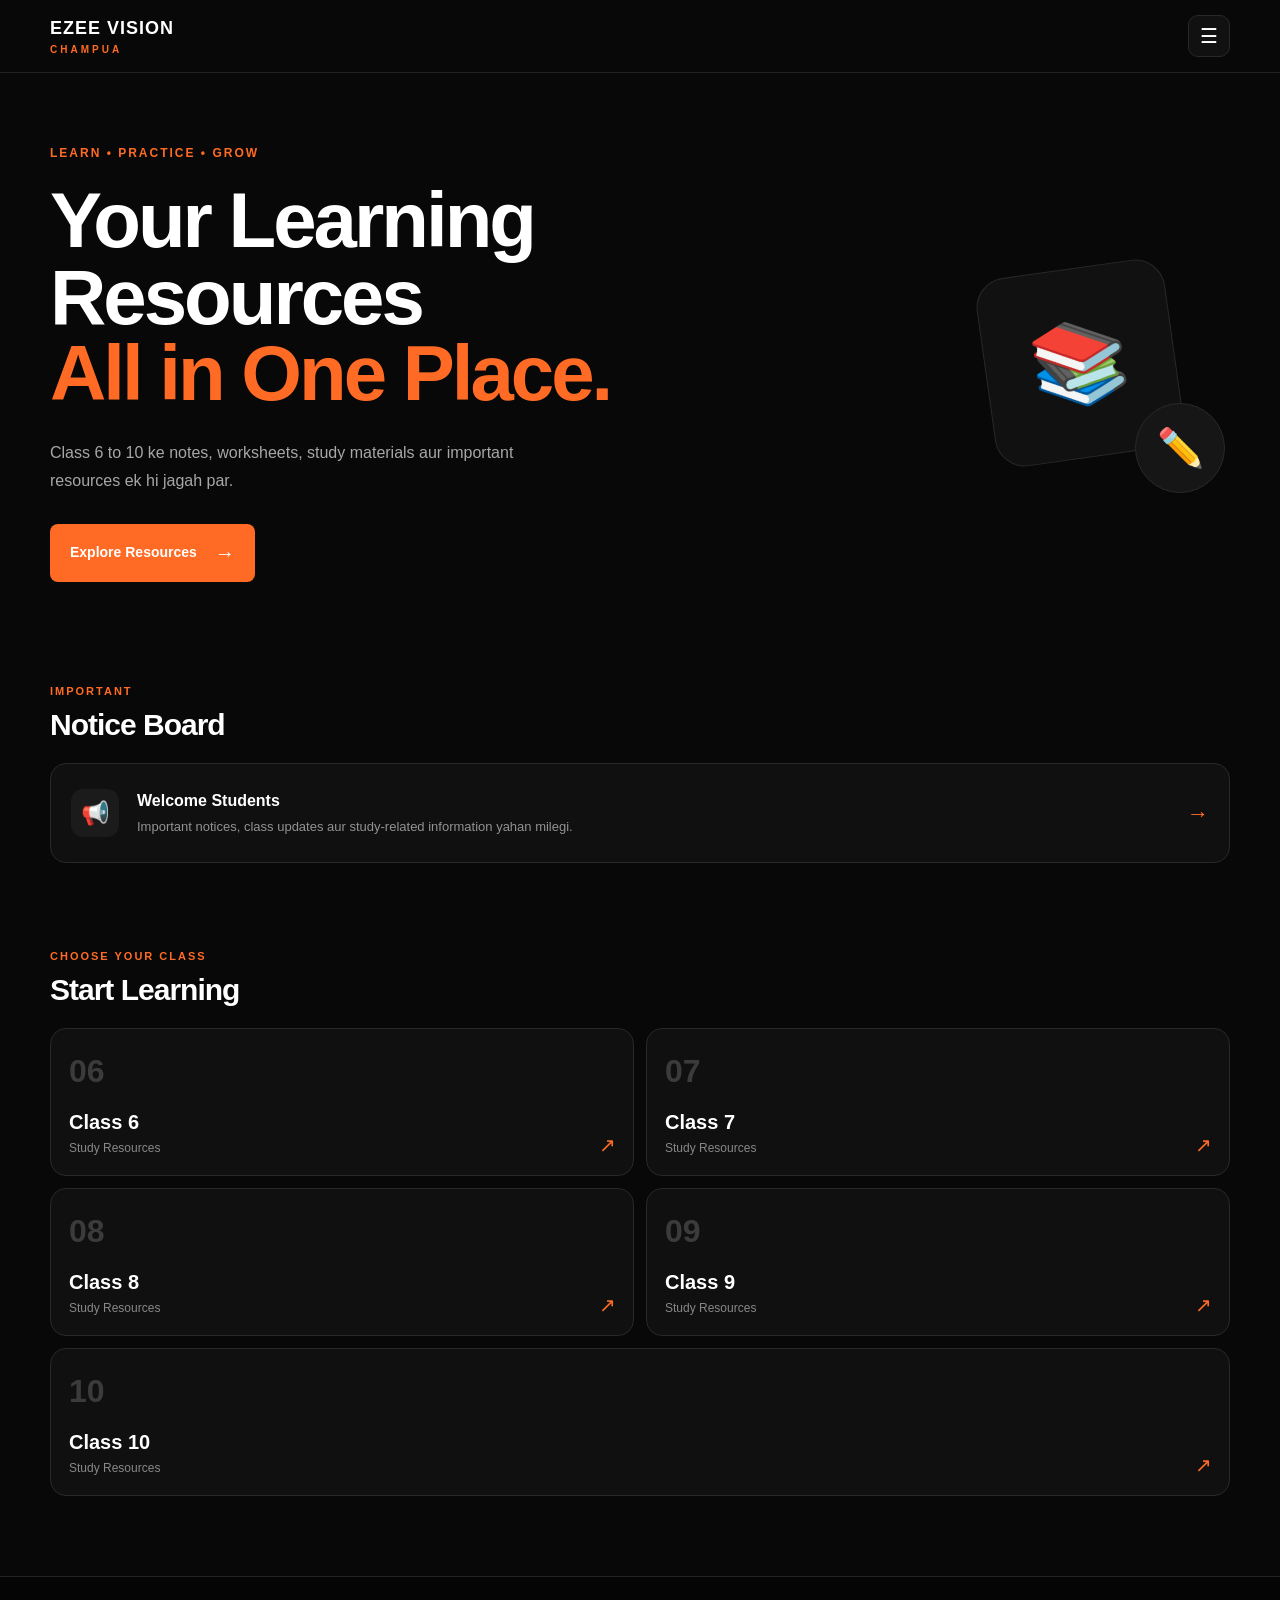
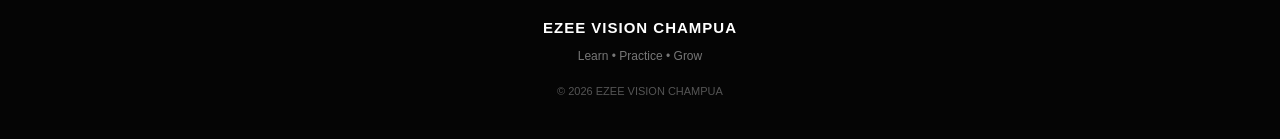
<file: index.html>
<!DOCTYPE html>
<html lang="en">
<head>
    <meta charset="UTF-8">
    <meta name="viewport" content="width=device-width, initial-scale=1.0">

    <title>EZEE VISION CHAMPUA | Learning Resources</title>

    <meta name="description"
          content="EZEE VISION CHAMPUA - Class 6 to 10 educational resources, notes, worksheets and study materials.">

    <link rel="stylesheet" href="style.css">
</head>

<body>

    <!-- =========================
         HEADER
    ========================== -->

    <header class="site-header">

        <div class="header-inner">

            <a href="#" class="brand">
                <span class="brand-name">EZEE VISION</span>
                <span class="brand-subtitle">CHAMPUA</span>
            </a>

            <button class="menu-button" aria-label="Open Menu">
                ☰
            </button>

        </div>

    </header>


    <!-- =========================
         MAIN
    ========================== -->

    <main>

        <!-- =========================
             HERO
        ========================== -->

        <section class="hero">

            <div class="hero-content">

                <p class="hero-label">
                    LEARN • PRACTICE • GROW
                </p>

                <h1>
                    Your Learning<br>
                    Resources<br>
                    <span>All in One Place.</span>
                </h1>

                <p class="hero-text">
                    Class 6 to 10 ke notes, worksheets,
                    study materials aur important resources
                    ek hi jagah par.
                </p>

                <a href="#classes" class="primary-button">
                    Explore Resources
                    <span>→</span>
                </a>

            </div>

            <div class="hero-visual" aria-hidden="true">

                <div class="book-shape">
                    📚
                </div>

                <div class="pencil-shape">
                    ✏️
                </div>

            </div>

        </section>


        <!-- =========================
             NOTICE
        ========================== -->

        <section class="notice-section">

            <div class="section-heading">
                <span class="section-label">IMPORTANT</span>
                <h2>Notice Board</h2>
            </div>

            <div class="notice-card">

                <div class="notice-icon">
                    📢
                </div>

                <div class="notice-content">

                    <h3>Welcome Students</h3>

                    <p>
                        Important notices, class updates
                        aur study-related information
                        yahan milegi.
                    </p>

                </div>

                <span class="notice-arrow">→</span>

            </div>

        </section>


        <!-- =========================
             CLASSES
        ========================== -->

        <section class="classes-section" id="classes">

            <div class="section-heading">

                <span class="section-label">
                    CHOOSE YOUR CLASS
                </span>

                <h2>
                    Start Learning
                </h2>

            </div>


            <div class="class-grid">

                <a href="class6.html" class="class-card">

                    <span class="class-number">06</span>

                    <div>
                        <h3>Class 6</h3>
                        <p>Study Resources</p>
                    </div>

                    <span class="card-arrow">↗</span>

                </a>


                <a href="class7.html" class="class-card">

                    <span class="class-number">07</span>

                    <div>
                        <h3>Class 7</h3>
                        <p>Study Resources</p>
                    </div>

                    <span class="card-arrow">↗</span>

                </a>


                <a href="class8.html" class="class-card">

                    <span class="class-number">08</span>

                    <div>
                        <h3>Class 8</h3>
                        <p>Study Resources</p>
                    </div>

                    <span class="card-arrow">↗</span>

                </a>


                <a href="class9.html" class="class-card">

                    <span class="class-number">09</span>

                    <div>
                        <h3>Class 9</h3>
                        <p>Study Resources</p>
                    </div>

                    <span class="card-arrow">↗</span>

                </a>


                <a href="class10.html" class="class-card class-card-wide">

                    <span class="class-number">10</span>

                    <div>
                        <h3>Class 10</h3>
                        <p>Study Resources</p>
                    </div>

                    <span class="card-arrow">↗</span>

                </a>

            </div>

        </section>


    </main>


    <!-- =========================
         FOOTER
    ========================== -->

    <footer class="site-footer">

        <div class="footer-brand">
            EZEE VISION CHAMPUA
        </div>

        <p>
            Learn • Practice • Grow
        </p>

        <small>
            © 2026 EZEE VISION CHAMPUA
        </small>

    </footer>


    <script src="script.js"></script>

</body>
</html>
</file>
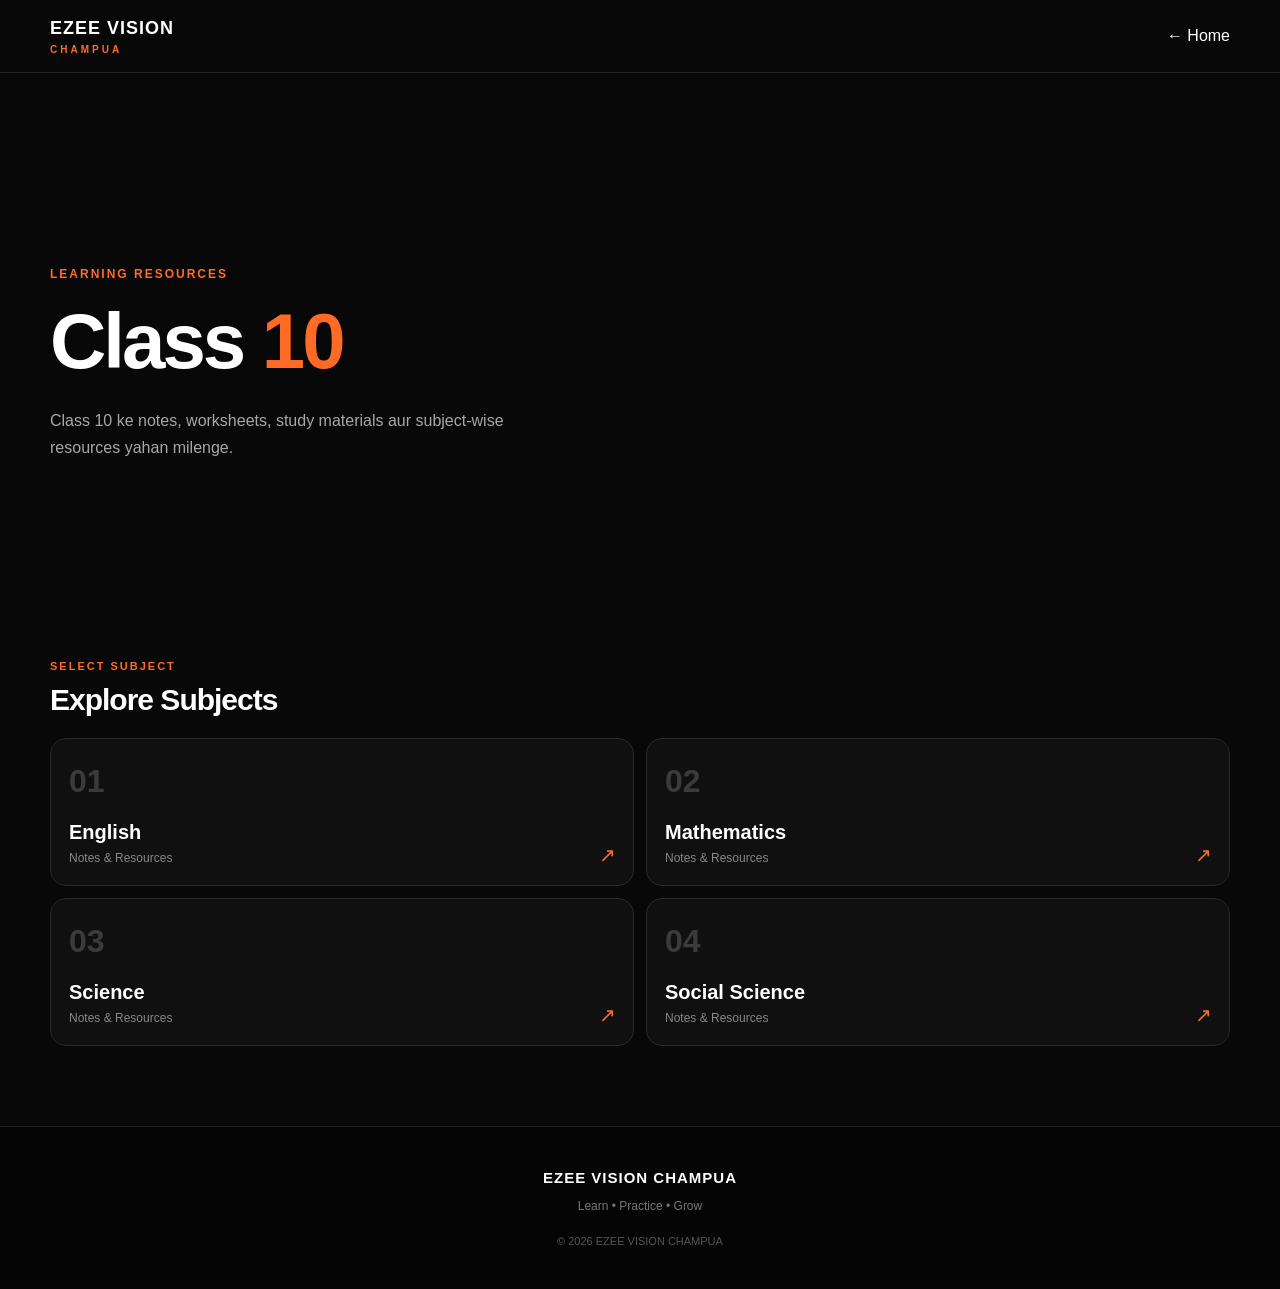
<file: class10.html>
<!DOCTYPE html>
<html lang="en">

<head>

    <meta charset="UTF-8">

    <meta
        name="viewport"
        content="width=device-width, initial-scale=1.0"
    >

    <title>Class 10 | EZEE VISION CHAMPUA</title>

    <meta
        name="description"
        content="Class 10 learning resources by EZEE VISION CHAMPUA."
    >

    <link rel="stylesheet" href="style.css">

</head>

<body>


    <!-- =========================
         HEADER
    ========================== -->

    <header class="site-header">

        <div class="header-inner">

            <a href="index.html" class="brand">

                <span class="brand-name">
                    EZEE VISION
                </span>

                <span class="brand-subtitle">
                    CHAMPUA
                </span>

            </a>

            <a href="index.html" class="back-button">
                ← Home
            </a>

        </div>

    </header>


    <!-- =========================
         MAIN
    ========================== -->

    <main>


        <!-- =========================
             CLASS HERO
        ========================== -->

        <section class="hero">

            <div class="hero-content">

                <p class="hero-label">
                    LEARNING RESOURCES
                </p>

                <h1>
                    Class <span>10</span>
                </h1>

                <p class="hero-text">
                    Class 10 ke notes, worksheets,
                    study materials aur subject-wise
                    resources yahan milenge.
                </p>

            </div>

        </section>


        <!-- =========================
             SUBJECTS
        ========================== -->

        <section class="classes-section">

            <div class="section-heading">

                <span class="section-label">
                    SELECT SUBJECT
                </span>

                <h2>
                    Explore Subjects
                </h2>

            </div>


            <div class="class-grid">


                <!-- ENGLISH -->

                <a href="#" class="class-card">

                    <span class="class-number">
                        01
                    </span>

                    <div>

                        <h3>
                            English
                        </h3>

                        <p>
                            Notes & Resources
                        </p>

                    </div>

                    <span class="card-arrow">
                        ↗
                    </span>

                </a>


                <!-- MATHEMATICS -->

                <a href="#" class="class-card">

                    <span class="class-number">
                        02
                    </span>

                    <div>

                        <h3>
                            Mathematics
                        </h3>

                        <p>
                            Notes & Resources
                        </p>

                    </div>

                    <span class="card-arrow">
                        ↗
                    </span>

                </a>


                <!-- SCIENCE -->

                <a href="#" class="class-card">

                    <span class="class-number">
                        03
                    </span>

                    <div>

                        <h3>
                            Science
                        </h3>

                        <p>
                            Notes & Resources
                        </p>

                    </div>

                    <span class="card-arrow">
                        ↗
                    </span>

                </a>


                <!-- SOCIAL SCIENCE -->

                <a href="#" class="class-card">

                    <span class="class-number">
                        04
                    </span>

                    <div>

                        <h3>
                            Social Science
                        </h3>

                        <p>
                            Notes & Resources
                        </p>

                    </div>

                    <span class="card-arrow">
                        ↗
                    </span>

                </a>


            </div>

        </section>


    </main>


    <!-- =========================
         FOOTER
    ========================== -->

    <footer class="site-footer">

        <div class="footer-brand">
            EZEE VISION CHAMPUA
        </div>

        <p>
            Learn • Practice • Grow
        </p>

        <small>
            © 2026 EZEE VISION CHAMPUA
        </small>

    </footer>


</body>

</html>
</file>
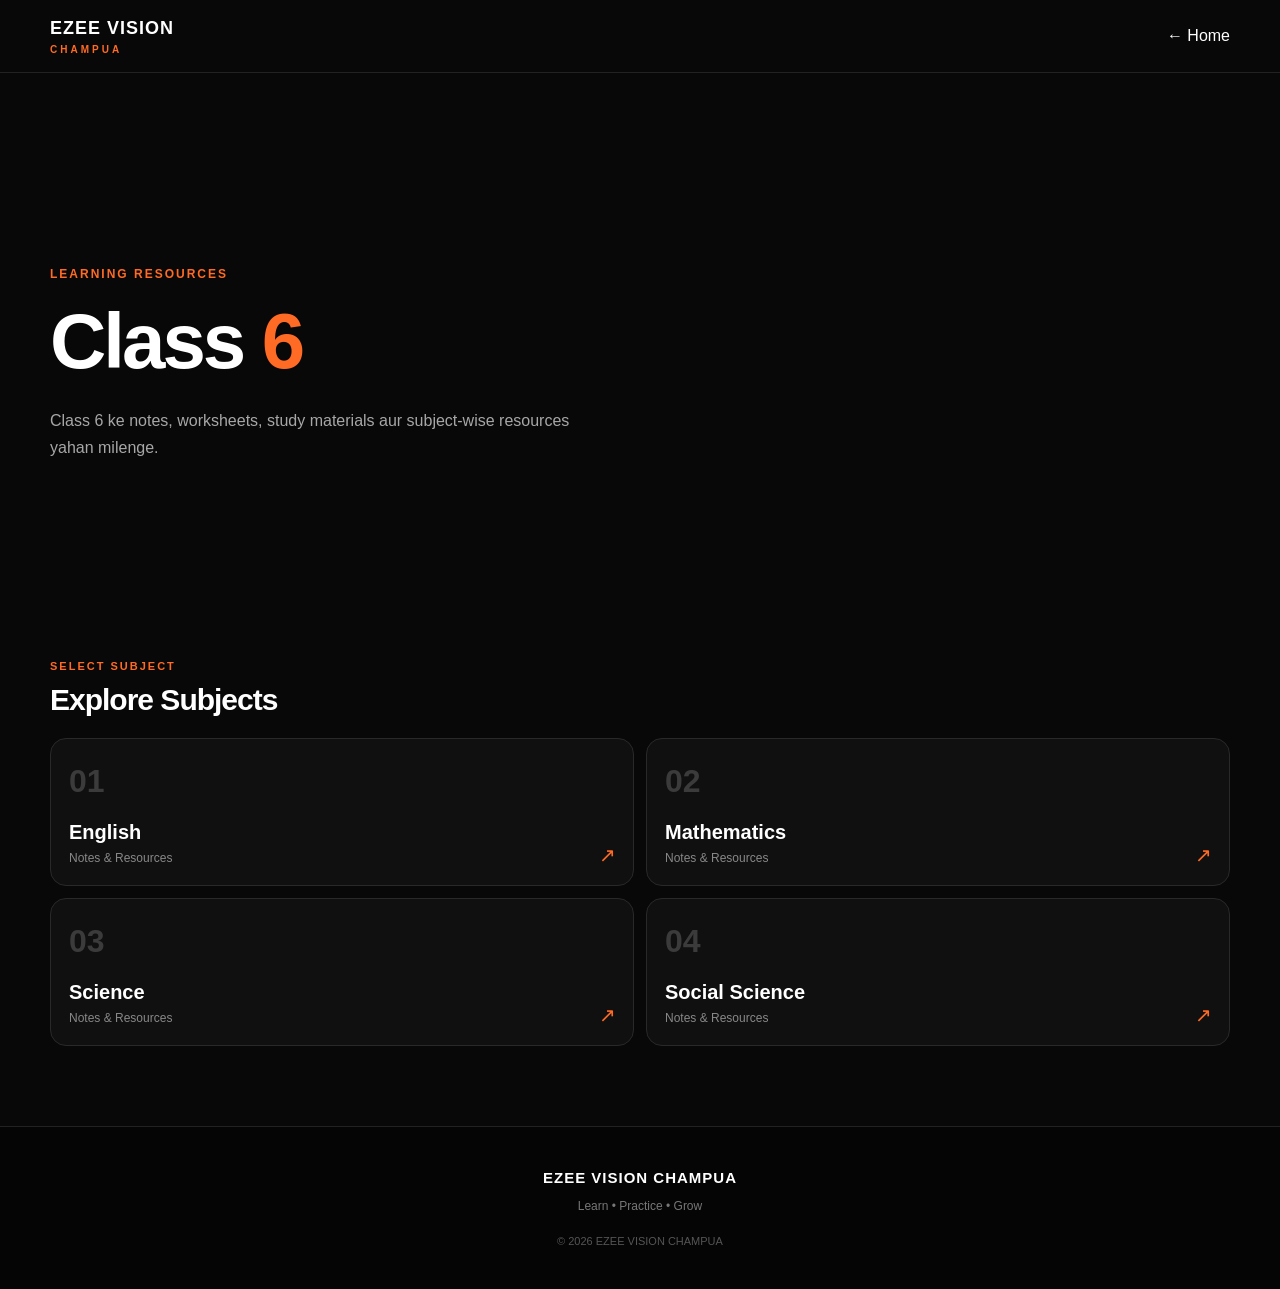
<file: class6.html>
<!DOCTYPE html>
<html lang="en">

<head>

    <meta charset="UTF-8">

    <meta
        name="viewport"
        content="width=device-width, initial-scale=1.0"
    >

    <title>Class 6 | EZEE VISION CHAMPUA</title>

    <meta
        name="description"
        content="Class 6 learning resources by EZEE VISION CHAMPUA."
    >

    <link rel="stylesheet" href="style.css">

</head>


<body>


    <!-- =========================
         HEADER
    ========================== -->

    <header class="site-header">

        <div class="header-inner">

            <a href="index.html" class="brand">

                <span class="brand-name">
                    EZEE VISION
                </span>

                <span class="brand-subtitle">
                    CHAMPUA
                </span>

            </a>

            <a href="index.html" class="back-button">
                ← Home
            </a>

        </div>

    </header>


    <!-- =========================
         MAIN
    ========================== -->

    <main>


        <!-- =========================
             CLASS HERO
        ========================== -->

        <section class="hero">

            <div class="hero-content">

                <p class="hero-label">
                    LEARNING RESOURCES
                </p>

                <h1>
                    Class <span>6</span>
                </h1>

                <p class="hero-text">
                    Class 6 ke notes, worksheets,
                    study materials aur subject-wise
                    resources yahan milenge.
                </p>

            </div>

        </section>


        <!-- =========================
             SUBJECTS
        ========================== -->

        <section class="classes-section">

            <div class="section-heading">

                <span class="section-label">
                    SELECT SUBJECT
                </span>

                <h2>
                    Explore Subjects
                </h2>

            </div>


            <div class="class-grid">


                <!-- ENGLISH -->

                <a href="#" class="class-card">

                    <span class="class-number">
                        01
                    </span>

                    <div>

                        <h3>
                            English
                        </h3>

                        <p>
                            Notes & Resources
                        </p>

                    </div>

                    <span class="card-arrow">
                        ↗
                    </span>

                </a>


                <!-- MATHEMATICS -->

                <a href="#" class="class-card">

                    <span class="class-number">
                        02
                    </span>

                    <div>

                        <h3>
                            Mathematics
                        </h3>

                        <p>
                            Notes & Resources
                        </p>

                    </div>

                    <span class="card-arrow">
                        ↗
                    </span>

                </a>


                <!-- SCIENCE -->

                <a href="#" class="class-card">

                    <span class="class-number">
                        03
                    </span>

                    <div>

                        <h3>
                            Science
                        </h3>

                        <p>
                            Notes & Resources
                        </p>

                    </div>

                    <span class="card-arrow">
                        ↗
                    </span>

                </a>


                <!-- SOCIAL SCIENCE -->

                <a href="#" class="class-card">

                    <span class="class-number">
                        04
                    </span>

                    <div>

                        <h3>
                            Social Science
                        </h3>

                        <p>
                            Notes & Resources
                        </p>

                    </div>

                    <span class="card-arrow">
                        ↗
                    </span>

                </a>


            </div>

        </section>


    </main>


    <!-- =========================
         FOOTER
    ========================== -->

    <footer class="site-footer">

        <div class="footer-brand">
            EZEE VISION CHAMPUA
        </div>

        <p>
            Learn • Practice • Grow
        </p>

        <small>
            © 2026 EZEE VISION CHAMPUA
        </small>

    </footer>


</body>

</html>
</file>
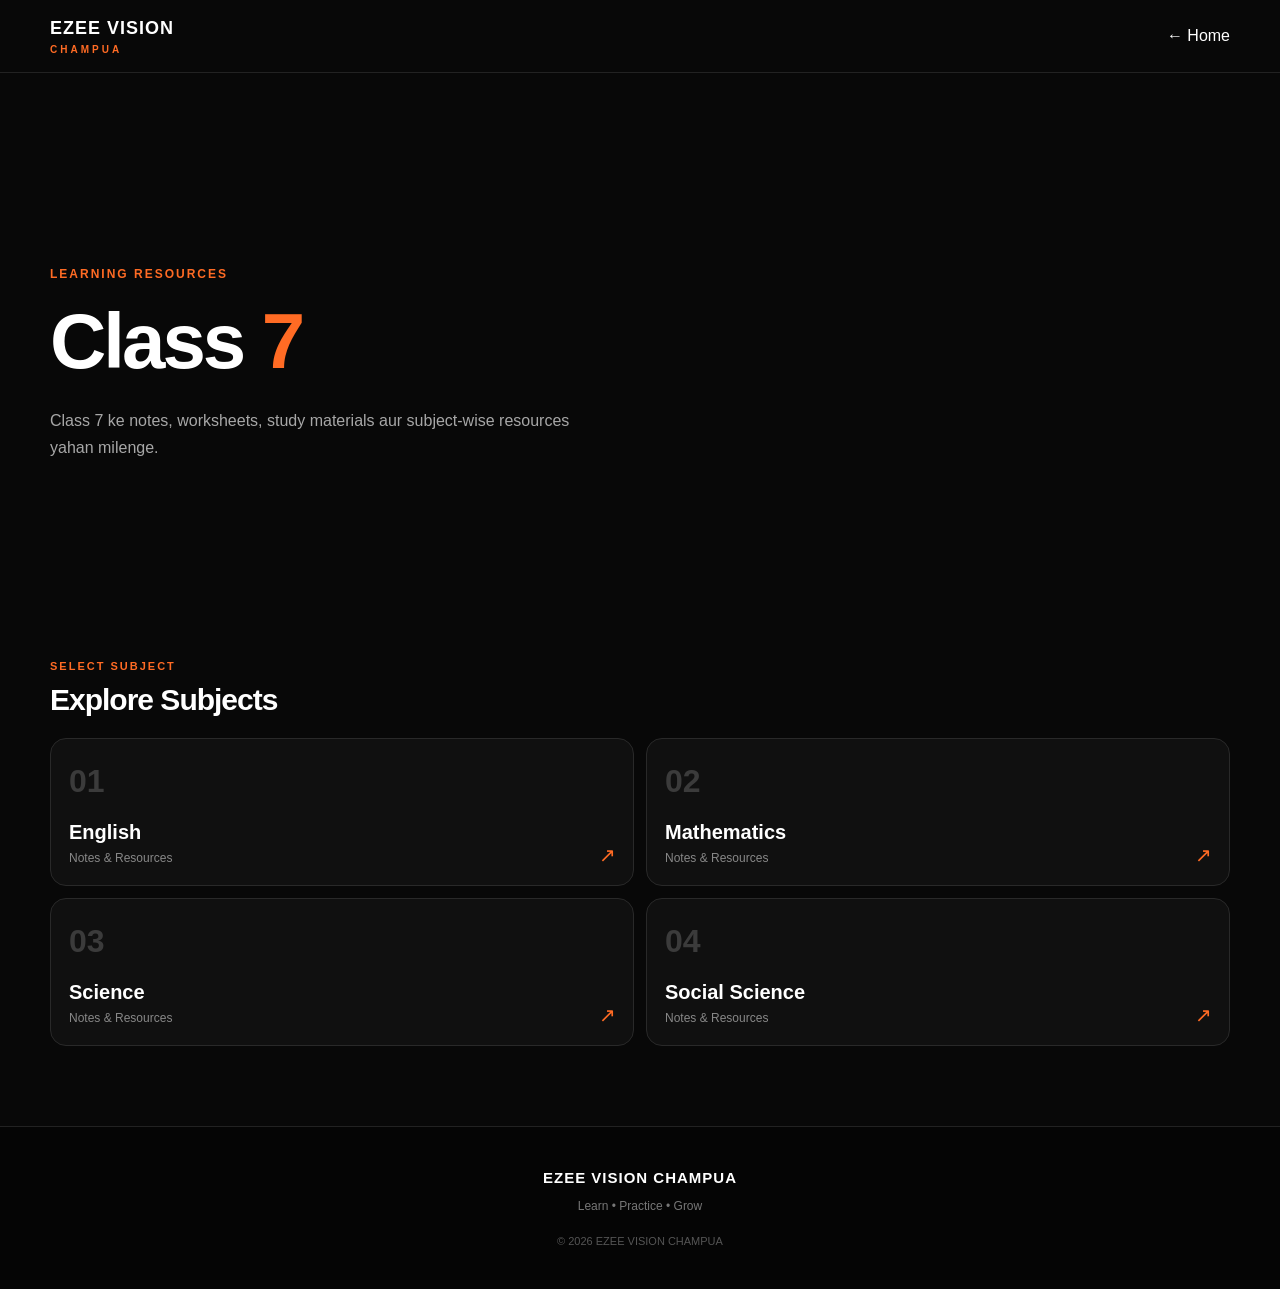
<file: class7.html>
<!DOCTYPE html>
<html lang="en">

<head>

    <meta charset="UTF-8">

    <meta
        name="viewport"
        content="width=device-width, initial-scale=1.0"
    >

    <title>Class 7 | EZEE VISION CHAMPUA</title>

    <meta
        name="description"
        content="Class 7 learning resources by EZEE VISION CHAMPUA."
    >

    <link rel="stylesheet" href="style.css">

</head>

<body>


    <!-- =========================
         HEADER
    ========================== -->

    <header class="site-header">

        <div class="header-inner">

            <a href="index.html" class="brand">

                <span class="brand-name">
                    EZEE VISION
                </span>

                <span class="brand-subtitle">
                    CHAMPUA
                </span>

            </a>

            <a href="index.html" class="back-button">
                ← Home
            </a>

        </div>

    </header>


    <!-- =========================
         MAIN
    ========================== -->

    <main>


        <!-- =========================
             CLASS HERO
        ========================== -->

        <section class="hero">

            <div class="hero-content">

                <p class="hero-label">
                    LEARNING RESOURCES
                </p>

                <h1>
                    Class <span>7</span>
                </h1>

                <p class="hero-text">
                    Class 7 ke notes, worksheets,
                    study materials aur subject-wise
                    resources yahan milenge.
                </p>

            </div>

        </section>


        <!-- =========================
             SUBJECTS
        ========================== -->

        <section class="classes-section">

            <div class="section-heading">

                <span class="section-label">
                    SELECT SUBJECT
                </span>

                <h2>
                    Explore Subjects
                </h2>

            </div>


            <div class="class-grid">


                <!-- ENGLISH -->

                <a href="#" class="class-card">

                    <span class="class-number">
                        01
                    </span>

                    <div>

                        <h3>
                            English
                        </h3>

                        <p>
                            Notes & Resources
                        </p>

                    </div>

                    <span class="card-arrow">
                        ↗
                    </span>

                </a>


                <!-- MATHEMATICS -->

                <a href="#" class="class-card">

                    <span class="class-number">
                        02
                    </span>

                    <div>

                        <h3>
                            Mathematics
                        </h3>

                        <p>
                            Notes & Resources
                        </p>

                    </div>

                    <span class="card-arrow">
                        ↗
                    </span>

                </a>


                <!-- SCIENCE -->

                <a href="#" class="class-card">

                    <span class="class-number">
                        03
                    </span>

                    <div>

                        <h3>
                            Science
                        </h3>

                        <p>
                            Notes & Resources
                        </p>

                    </div>

                    <span class="card-arrow">
                        ↗
                    </span>

                </a>


                <!-- SOCIAL SCIENCE -->

                <a href="#" class="class-card">

                    <span class="class-number">
                        04
                    </span>

                    <div>

                        <h3>
                            Social Science
                        </h3>

                        <p>
                            Notes & Resources
                        </p>

                    </div>

                    <span class="card-arrow">
                        ↗
                    </span>

                </a>


            </div>

        </section>


    </main>


    <!-- =========================
         FOOTER
    ========================== -->

    <footer class="site-footer">

        <div class="footer-brand">
            EZEE VISION CHAMPUA
        </div>

        <p>
            Learn • Practice • Grow
        </p>

        <small>
            © 2026 EZEE VISION CHAMPUA
        </small>

    </footer>


</body>

</html>
</file>
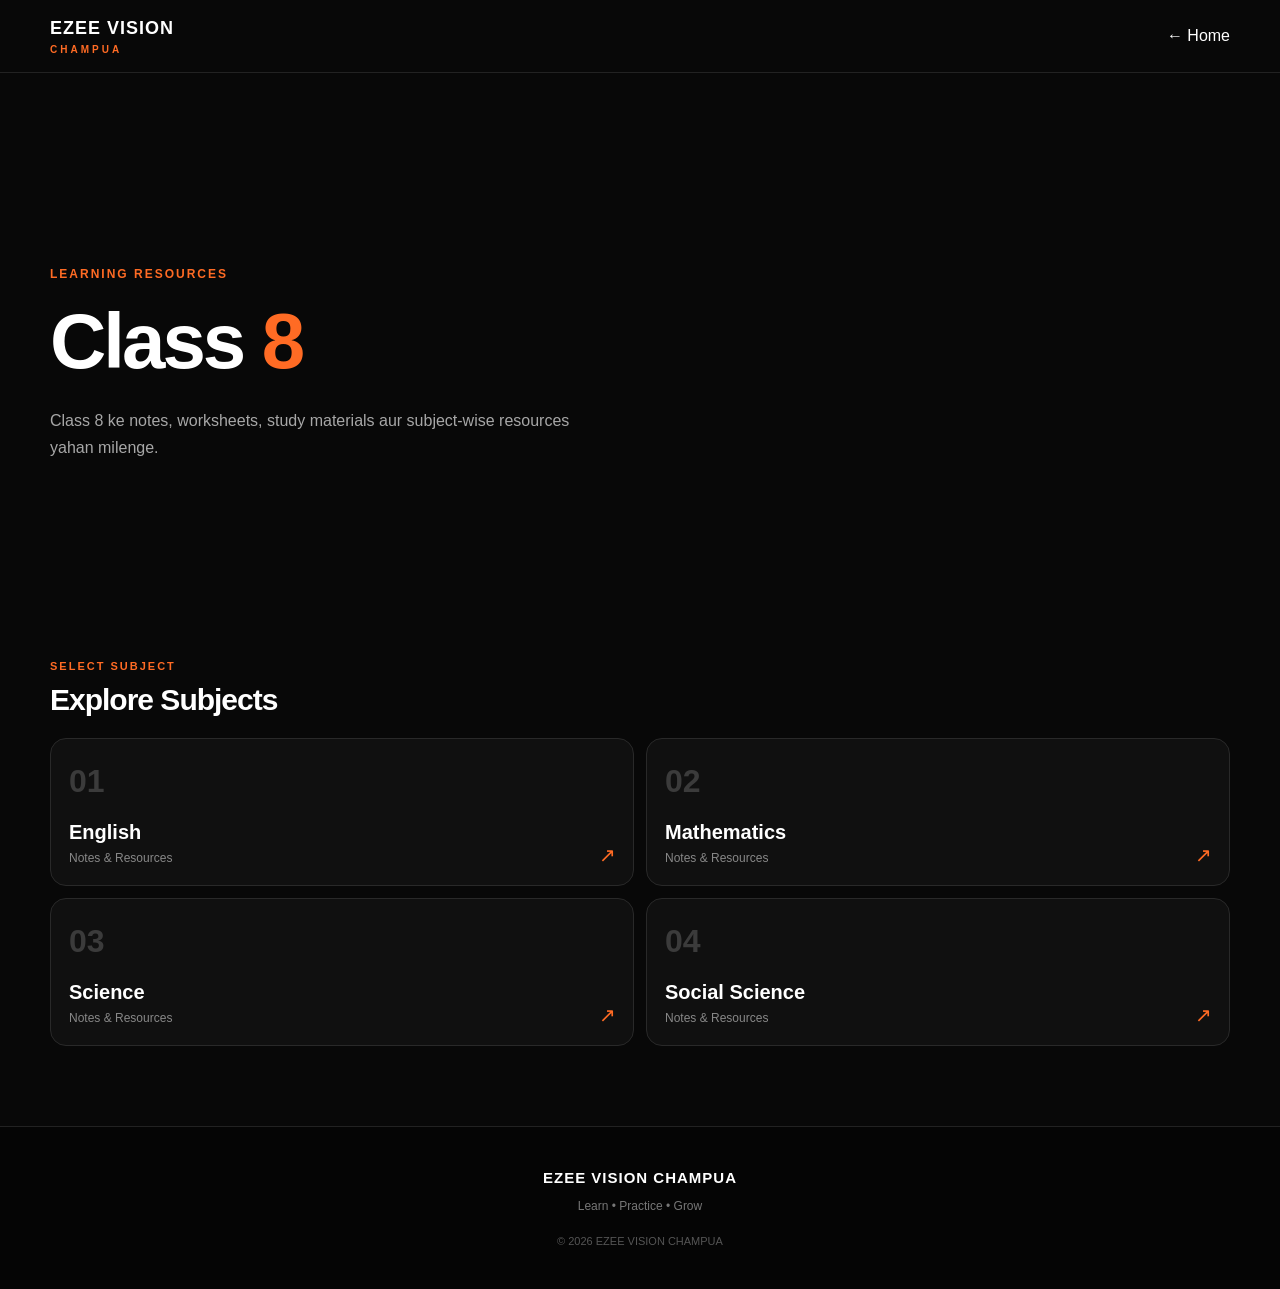
<file: class8.html>
<!DOCTYPE html>
<html lang="en">

<head>

    <meta charset="UTF-8">

    <meta
        name="viewport"
        content="width=device-width, initial-scale=1.0"
    >

    <title>Class 8 | EZEE VISION CHAMPUA</title>

    <meta
        name="description"
        content="Class 8 learning resources by EZEE VISION CHAMPUA."
    >

    <link rel="stylesheet" href="style.css">

</head>

<body>


    <!-- =========================
         HEADER
    ========================== -->

    <header class="site-header">

        <div class="header-inner">

            <a href="index.html" class="brand">

                <span class="brand-name">
                    EZEE VISION
                </span>

                <span class="brand-subtitle">
                    CHAMPUA
                </span>

            </a>

            <a href="index.html" class="back-button">
                ← Home
            </a>

        </div>

    </header>


    <!-- =========================
         MAIN
    ========================== -->

    <main>


        <!-- =========================
             CLASS HERO
        ========================== -->

        <section class="hero">

            <div class="hero-content">

                <p class="hero-label">
                    LEARNING RESOURCES
                </p>

                <h1>
                    Class <span>8</span>
                </h1>

                <p class="hero-text">
                    Class 8 ke notes, worksheets,
                    study materials aur subject-wise
                    resources yahan milenge.
                </p>

            </div>

        </section>


        <!-- =========================
             SUBJECTS
        ========================== -->

        <section class="classes-section">

            <div class="section-heading">

                <span class="section-label">
                    SELECT SUBJECT
                </span>

                <h2>
                    Explore Subjects
                </h2>

            </div>


            <div class="class-grid">


                <!-- ENGLISH -->

                <a href="#" class="class-card">

                    <span class="class-number">
                        01
                    </span>

                    <div>

                        <h3>
                            English
                        </h3>

                        <p>
                            Notes & Resources
                        </p>

                    </div>

                    <span class="card-arrow">
                        ↗
                    </span>

                </a>


                <!-- MATHEMATICS -->

                <a href="#" class="class-card">

                    <span class="class-number">
                        02
                    </span>

                    <div>

                        <h3>
                            Mathematics
                        </h3>

                        <p>
                            Notes & Resources
                        </p>

                    </div>

                    <span class="card-arrow">
                        ↗
                    </span>

                </a>


                <!-- SCIENCE -->

                <a href="#" class="class-card">

                    <span class="class-number">
                        03
                    </span>

                    <div>

                        <h3>
                            Science
                        </h3>

                        <p>
                            Notes & Resources
                        </p>

                    </div>

                    <span class="card-arrow">
                        ↗
                    </span>

                </a>


                <!-- SOCIAL SCIENCE -->

                <a href="#" class="class-card">

                    <span class="class-number">
                        04
                    </span>

                    <div>

                        <h3>
                            Social Science
                        </h3>

                        <p>
                            Notes & Resources
                        </p>

                    </div>

                    <span class="card-arrow">
                        ↗
                    </span>

                </a>


            </div>

        </section>


    </main>


    <!-- =========================
         FOOTER
    ========================== -->

    <footer class="site-footer">

        <div class="footer-brand">
            EZEE VISION CHAMPUA
        </div>

        <p>
            Learn • Practice • Grow
        </p>

        <small>
            © 2026 EZEE VISION CHAMPUA
        </small>

    </footer>


</body>

</html>
</file>
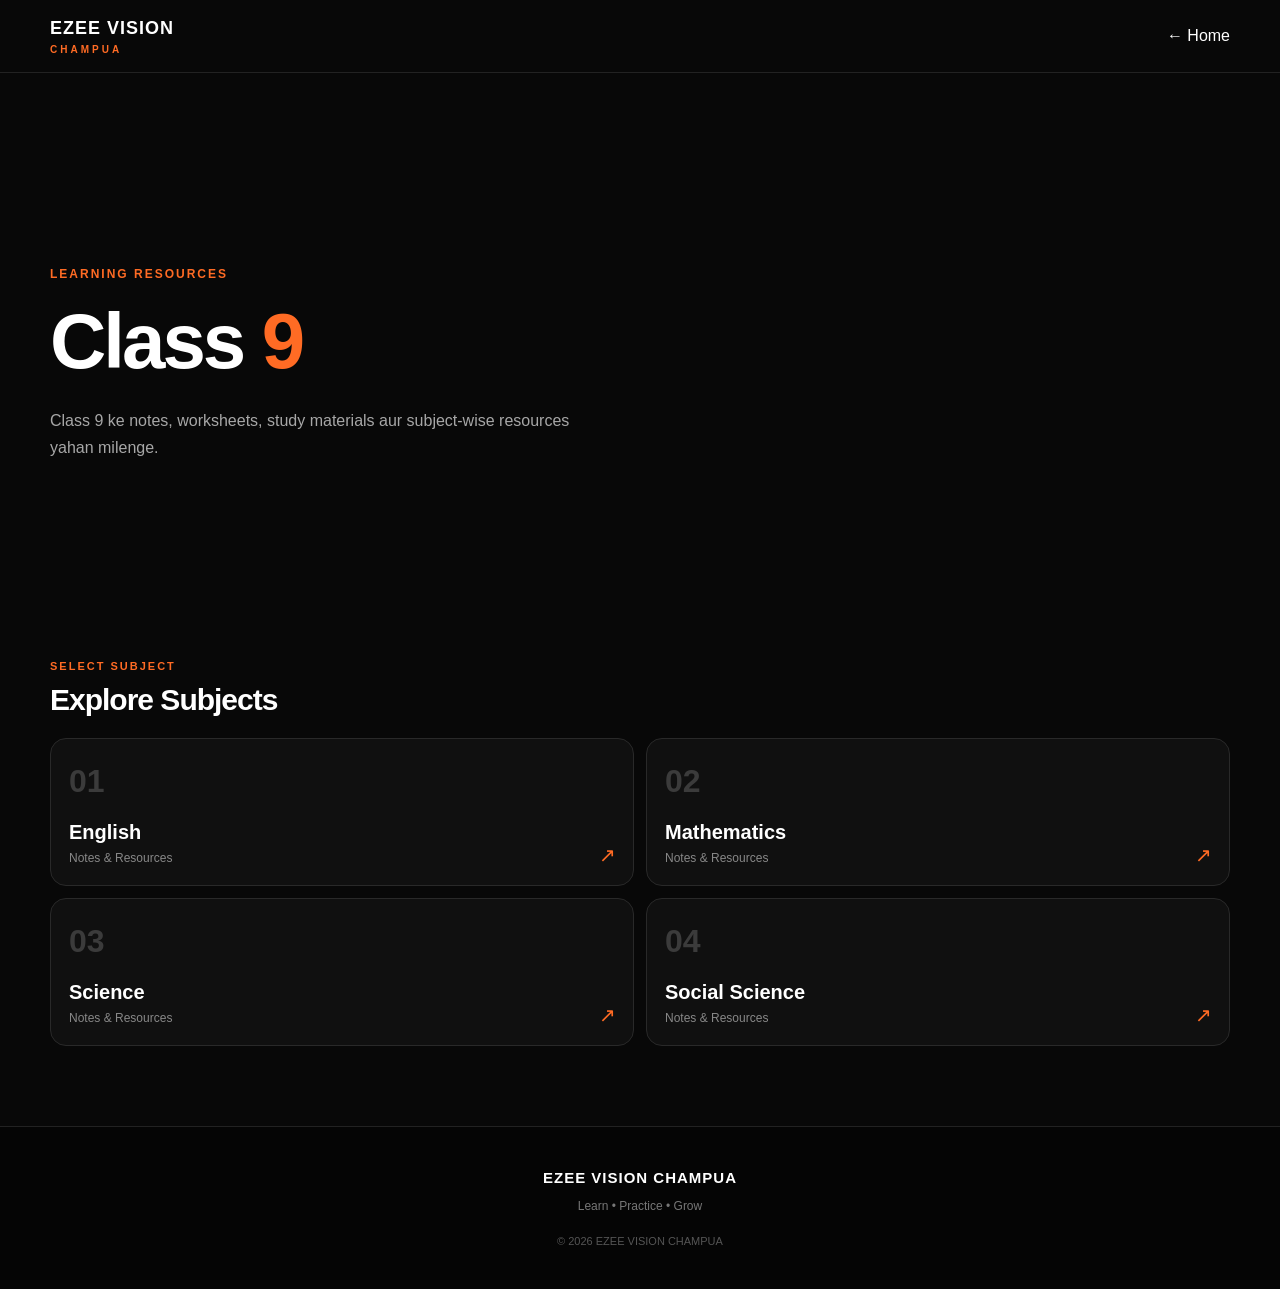
<file: class9.html>
<!DOCTYPE html>
<html lang="en">

<head>

    <meta charset="UTF-8">

    <meta
        name="viewport"
        content="width=device-width, initial-scale=1.0"
    >

    <title>Class 9 | EZEE VISION CHAMPUA</title>

    <meta
        name="description"
        content="Class 9 learning resources by EZEE VISION CHAMPUA."
    >

    <link rel="stylesheet" href="style.css">

</head>

<body>


    <!-- =========================
         HEADER
    ========================== -->

    <header class="site-header">

        <div class="header-inner">

            <a href="index.html" class="brand">

                <span class="brand-name">
                    EZEE VISION
                </span>

                <span class="brand-subtitle">
                    CHAMPUA
                </span>

            </a>

            <a href="index.html" class="back-button">
                ← Home
            </a>

        </div>

    </header>


    <!-- =========================
         MAIN
    ========================== -->

    <main>


        <!-- =========================
             CLASS HERO
        ========================== -->

        <section class="hero">

            <div class="hero-content">

                <p class="hero-label">
                    LEARNING RESOURCES
                </p>

                <h1>
                    Class <span>9</span>
                </h1>

                <p class="hero-text">
                    Class 9 ke notes, worksheets,
                    study materials aur subject-wise
                    resources yahan milenge.
                </p>

            </div>

        </section>


        <!-- =========================
             SUBJECTS
        ========================== -->

        <section class="classes-section">

            <div class="section-heading">

                <span class="section-label">
                    SELECT SUBJECT
                </span>

                <h2>
                    Explore Subjects
                </h2>

            </div>


            <div class="class-grid">


                <!-- ENGLISH -->

                <a href="#" class="class-card">

                    <span class="class-number">
                        01
                    </span>

                    <div>

                        <h3>
                            English
                        </h3>

                        <p>
                            Notes & Resources
                        </p>

                    </div>

                    <span class="card-arrow">
                        ↗
                    </span>

                </a>


                <!-- MATHEMATICS -->

                <a href="#" class="class-card">

                    <span class="class-number">
                        02
                    </span>

                    <div>

                        <h3>
                            Mathematics
                        </h3>

                        <p>
                            Notes & Resources
                        </p>

                    </div>

                    <span class="card-arrow">
                        ↗
                    </span>

                </a>


                <!-- SCIENCE -->

                <a href="#" class="class-card">

                    <span class="class-number">
                        03
                    </span>

                    <div>

                        <h3>
                            Science
                        </h3>

                        <p>
                            Notes & Resources
                        </p>

                    </div>

                    <span class="card-arrow">
                        ↗
                    </span>

                </a>


                <!-- SOCIAL SCIENCE -->

                <a href="#" class="class-card">

                    <span class="class-number">
                        04
                    </span>

                    <div>

                        <h3>
                            Social Science
                        </h3>

                        <p>
                            Notes & Resources
                        </p>

                    </div>

                    <span class="card-arrow">
                        ↗
                    </span>

                </a>


            </div>

        </section>


    </main>


    <!-- =========================
         FOOTER
    ========================== -->

    <footer class="site-footer">

        <div class="footer-brand">
            EZEE VISION CHAMPUA
        </div>

        <p>
            Learn • Practice • Grow
        </p>

        <small>
            © 2026 EZEE VISION CHAMPUA
        </small>

    </footer>


</body>

</html>
</file>
<file: style.css>
/* ==========================================================
   EZEE VISION CHAMPUA
   LEVEL 1 - HOMEPAGE
========================================================== */

* {
    margin: 0;
    padding: 0;
    box-sizing: border-box;
}

html {
    scroll-behavior: smooth;
}

body {
    font-family: Arial, Helvetica, sans-serif;
    background: #080808;
    color: #ffffff;
    line-height: 1.5;
}

a {
    color: inherit;
    text-decoration: none;
}


/* ==========================================================
   HEADER
========================================================== */

.site-header {
    width: 100%;
    border-bottom: 1px solid #222222;
    background: #080808;
}

.header-inner {
    width: min(100% - 32px, 1180px);
    min-height: 72px;
    margin: auto;

    display: flex;
    align-items: center;
    justify-content: space-between;
}

.brand {
    display: flex;
    flex-direction: column;
}

.brand-name {
    font-size: 18px;
    font-weight: 800;
    letter-spacing: 1px;
}

.brand-subtitle {
    color: #ff6b24;
    font-size: 10px;
    font-weight: 700;
    letter-spacing: 3px;
}

.menu-button {
    width: 42px;
    height: 42px;

    border: 1px solid #292929;
    border-radius: 10px;

    background: #111111;
    color: #ffffff;

    font-size: 20px;
}


/* ==========================================================
   HERO
========================================================== */

.hero {
    width: min(100% - 32px, 1180px);
    min-height: 570px;

    margin: auto;
    padding: 70px 0 60px;

    display: flex;
    align-items: center;
    justify-content: space-between;

    position: relative;
    overflow: hidden;
}

.hero-content {
    max-width: 650px;
    position: relative;
    z-index: 2;
}

.hero-label {
    margin-bottom: 20px;

    color: #ff6b24;
    font-size: 12px;
    font-weight: 700;
    letter-spacing: 2px;
}

.hero h1 {
    font-size: clamp(42px, 7vw, 78px);
    line-height: 0.98;
    letter-spacing: -3px;
    font-weight: 800;
}

.hero h1 span {
    color: #ff6b24;
}

.hero-text {
    max-width: 520px;
    margin-top: 28px;

    color: #a7a7a7;
    font-size: 16px;
    line-height: 1.7;
}

.primary-button {
    display: inline-flex;
    align-items: center;
    gap: 18px;

    margin-top: 30px;
    padding: 14px 20px;

    border-radius: 8px;

    background: #ff6b24;
    color: #ffffff;

    font-size: 14px;
    font-weight: 700;

    transition: transform 0.2s ease;
}

.primary-button:hover {
    transform: translateY(-2px);
}

.primary-button span {
    font-size: 20px;
}


/* ==========================================================
   HERO VISUAL
========================================================== */

.hero-visual {
    width: 300px;
    height: 300px;

    position: relative;

    display: flex;
    align-items: center;
    justify-content: center;
}

.book-shape {
    width: 190px;
    height: 190px;

    display: flex;
    align-items: center;
    justify-content: center;

    border: 1px solid #292929;
    border-radius: 30px;

    background: #111111;

    font-size: 80px;

    transform: rotate(-8deg);
}

.pencil-shape {
    position: absolute;

    right: 5px;
    bottom: 20px;

    width: 90px;
    height: 90px;

    display: flex;
    align-items: center;
    justify-content: center;

    border: 1px solid #292929;
    border-radius: 50%;

    background: #161616;

    font-size: 38px;
}


/* ==========================================================
   SECTION COMMON
========================================================== */

.notice-section,
.classes-section {
    width: min(100% - 32px, 1180px);
    margin: auto;
}

.section-heading {
    margin-bottom: 22px;
}

.section-label {
    color: #ff6b24;
    font-size: 11px;
    font-weight: 700;
    letter-spacing: 2px;
}

.section-heading h2 {
    margin-top: 6px;

    font-size: 30px;
    line-height: 1.1;
    letter-spacing: -1px;
}


/* ==========================================================
   NOTICE
========================================================== */

.notice-section {
    padding: 35px 0 70px;
}

.notice-card {
    min-height: 100px;
    padding: 20px;

    display: flex;
    align-items: center;
    gap: 18px;

    border: 1px solid #292929;
    border-radius: 16px;

    background: #101010;
}

.notice-icon {
    width: 48px;
    height: 48px;

    flex-shrink: 0;

    display: flex;
    align-items: center;
    justify-content: center;

    border-radius: 12px;

    background: #1b1b1b;

    font-size: 23px;
}

.notice-content {
    flex: 1;
}

.notice-content h3 {
    font-size: 16px;
}

.notice-content p {
    margin-top: 4px;

    color: #929292;
    font-size: 13px;
}

.notice-arrow {
    color: #ff6b24;
    font-size: 22px;
}


/* ==========================================================
   CLASS SECTION
========================================================== */

.classes-section {
    padding: 10px 0 80px;
}

.class-grid {
    display: grid;
    grid-template-columns: repeat(2, 1fr);
    gap: 12px;
}

.class-card {
    min-height: 145px;
    padding: 18px;

    display: flex;
    flex-direction: column;
    justify-content: space-between;

    position: relative;

    border: 1px solid #292929;
    border-radius: 16px;

    background: #101010;

    transition:
        border-color 0.2s ease,
        transform 0.2s ease;
}

.class-card:hover {
    border-color: #ff6b24;
    transform: translateY(-3px);
}

.class-number {
    color: #3b3b3b;

    font-size: 32px;
    font-weight: 800;
}

.class-card h3 {
    margin-top: 12px;

    font-size: 20px;
}

.class-card p {
    margin-top: 2px;

    color: #888888;
    font-size: 12px;
}

.card-arrow {
    position: absolute;
    right: 17px;
    bottom: 15px;

    color: #ff6b24;
    font-size: 20px;
}

.class-card-wide {
    grid-column: 1 / -1;
}


/* ==========================================================
   FOOTER
========================================================== */

.site-footer {
    padding: 40px 16px;

    border-top: 1px solid #222222;

    text-align: center;

    background: #050505;
}

.footer-brand {
    font-size: 15px;
    font-weight: 800;
    letter-spacing: 1px;
}

.site-footer p {
    margin-top: 7px;

    color: #777777;
    font-size: 12px;
}

.site-footer small {
    display: block;
    margin-top: 18px;

    color: #555555;
    font-size: 11px;
}


/* ==========================================================
   MOBILE
========================================================== */

@media (max-width: 700px) {

    .header-inner {
        min-height: 64px;
    }

    .hero {
        min-height: auto;

        padding: 55px 0 45px;

        display: block;
    }

    .hero h1 {
        font-size: 47px;
        letter-spacing: -2px;
    }

    .hero-text {
        font-size: 14px;
    }

    .hero-visual {
        width: 100%;
        height: 210px;

        margin-top: 35px;
    }

    .book-shape {
        width: 145px;
        height: 145px;

        font-size: 62px;
    }

    .pencil-shape {
        width: 70px;
        height: 70px;

        right: 18%;
        bottom: 8px;

        font-size: 30px;
    }

    .notice-section {
        padding-bottom: 55px;
    }

    .classes-section {
        padding-bottom: 60px;
    }

}


/* ==========================================================
   SMALL MOBILE
========================================================== */

@media (max-width: 380px) {

    .hero h1 {
        font-size: 40px;
    }

    .class-grid {
        grid-template-columns: 1fr;
    }

    .class-card-wide {
        grid-column: auto;
    }

}
</file>
